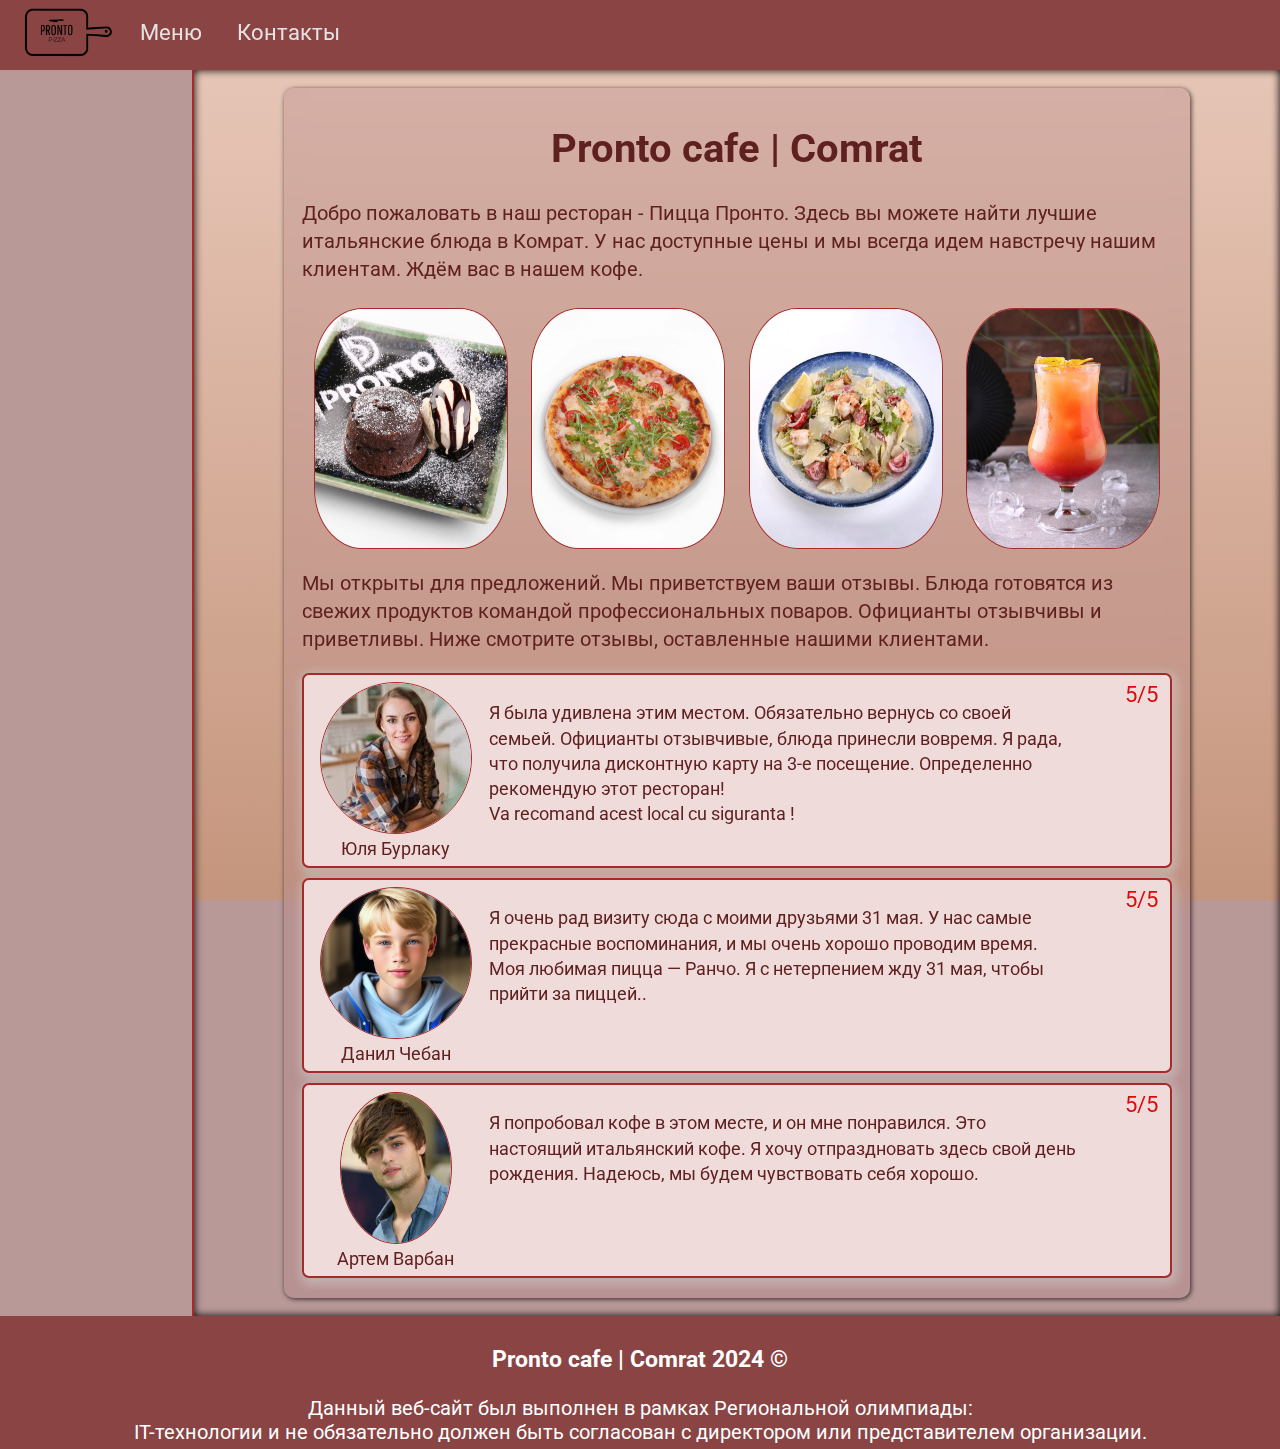
<file: index.html>
<!DOCTYPE html>
<html lang="ru">

<head>
    <title>Pronto cafe | Comrat</title>
    <meta charset="UTF-8" />
    <meta name="viewport" content="width=device-width, initial-scale=1">
    <link href="css/style.css" rel="stylesheet" />
    <link rel="preconnect" href="https://fonts.gstatic.com">
    <link href="https://fonts.googleapis.com/css2?family=Roboto&display=swap" rel="stylesheet">
    <link rel="icon" type="image/png" href="images/favicon.png">
    <link rel="stylesheet" href="https://cdnjs.cloudflare.com/ajax/libs/font-awesome/5.15.2/css/all.min.css" />
</head>

<body>
    <header>
        <div class="container-logo">
            <a href="index.html">
                <img class="img-header" src="images/logo.png" />
            </a>
        </div>
        <navbar>
            <a href="pages/menu.html">Меню</a>
            <a href="pages/contacte.html">Контакты</a>
        </navbar>
    </header>


    <div class="container">

        <aside>
            <a href="pages/pizza.html"> <i class="fas fa-pizza-slice"></i> Пицца</a>
            <a href="pages/salate.html"> <i class="fas fa-seedling"></i> Салаты</a>
            <a href="pages/paste.html"> <i class="fas fa-utensils"></i> Паста</a>
            <a href="pages/bauturi.html"> <i class="fas fa-wine-glass"></i> Напитки</a>
        </aside>

        <main>
            <div class="container-index">
                <h1 class="centered">Pronto cafe | Comrat
            
                </h1>
                <p>
                    Добро пожаловать в наш ресторан - Пицца Пронто. Здесь вы можете найти лучшие итальянские блюда в Комрат. 
                    У нас доступные цены и мы всегда идем навстречу нашим клиентам. Ждём вас в нашем кофе.
                </p>

                <div class="galerie">
                    <img class="img-galerie" alt="O imagine din galerie"
                        src=images/img1.jpg>
                    <img class="img-galerie" alt="O imagine din galerie"
                        src=images/img3.jpg>
                    <img class="img-galerie" alt="O imagine din galerie"
                        src=images/img2.jpg>
                    <img class="img-galerie" alt="O imagine din galerie"
                        src=images/img1_1.jpg>
                </div>

                <p>
                    Мы открыты для предложений. 
                    Мы приветствуем ваши отзывы. 
                    Блюда готовятся из свежих продуктов командой профессиональных поваров. 
                    Официанты отзывчивы и приветливы. 
                    Ниже смотрите отзывы, оставленные нашими клиентами.
                </p>

                <div class="recenzie">
                    <div class="row">
                        <div class="col-20 centered">
                            <img
                                src="images/julia.jpg" alt="julia">
                            <div>Юля Бурлаку</div>
                        </div>
                        <div class="col-70">
                            <p>
                                Я была удивлена этим местом. 
                                Обязательно вернусь со своей семьей. 
                                Официанты отзывчивые, блюда принесли вовремя. 
                                Я рада, что получила дисконтную карту на 3-е посещение.
                                Определенно рекомендую этот ресторан!
                                <br />
                                Va recomand acest local cu siguranta !
                            </p>
                        </div>
                        <div class="col-10">
                            <div class="nota">5/5</div>
                        </div>
                    </div>
                </div>

                <div class="recenzie">
                    <div class="row">
                        <div class="col-20 centered">
                            <img src="images/danea.jpg" alt="danea">
                            <div>Данил Чебан</div>
                        </div>
                        <div class="col-70">
                            <p>
                                Я очень рад визиту сюда с моими друзьями 31 мая. 
                                У нас самые прекрасные воспоминания, и мы очень хорошо проводим время.
                                Моя любимая пицца — Ранчо. 
                                Я с нетерпением жду 31 мая, чтобы прийти за пиццей..
                            </p>
                        </div>
                        <div class="col-10">
                            <div class="nota">5/5</div>
                        </div>
                    </div>
                </div>

                <div class="recenzie">
                    <div class="row">
                        <div class="col-20 centered">
                            <img src="images/artem_2.jpg" alt="artem">
                            <div>Артем Варбан</div>
                        </div>
                        <div class="col-70">
                            <p>
                                Я попробовал кофе в этом месте, и он мне понравился. 
                                Это настоящий итальянский кофе. 
                                Я хочу отпраздновать здесь свой день рождения. 
                                Надеюсь, мы будем чувствовать себя хорошо.
                            </p>
                        </div>
                        <div class="col-10">
                            <div class="nota">5/5</div>
                        </div>
                    </div>
                </div>
            </div>
        </main>

    </div>

    <footer>
        <h3> Pronto cafe | Comrat 2024 ©</h3>
        Данный веб-сайт был выполнен в рамках Региональной олимпиады: 
        <br />
        IT-технологии и не обязательно должен быть согласован с директором или представителем организации.
    </footer>

</body>

</html>
</file>
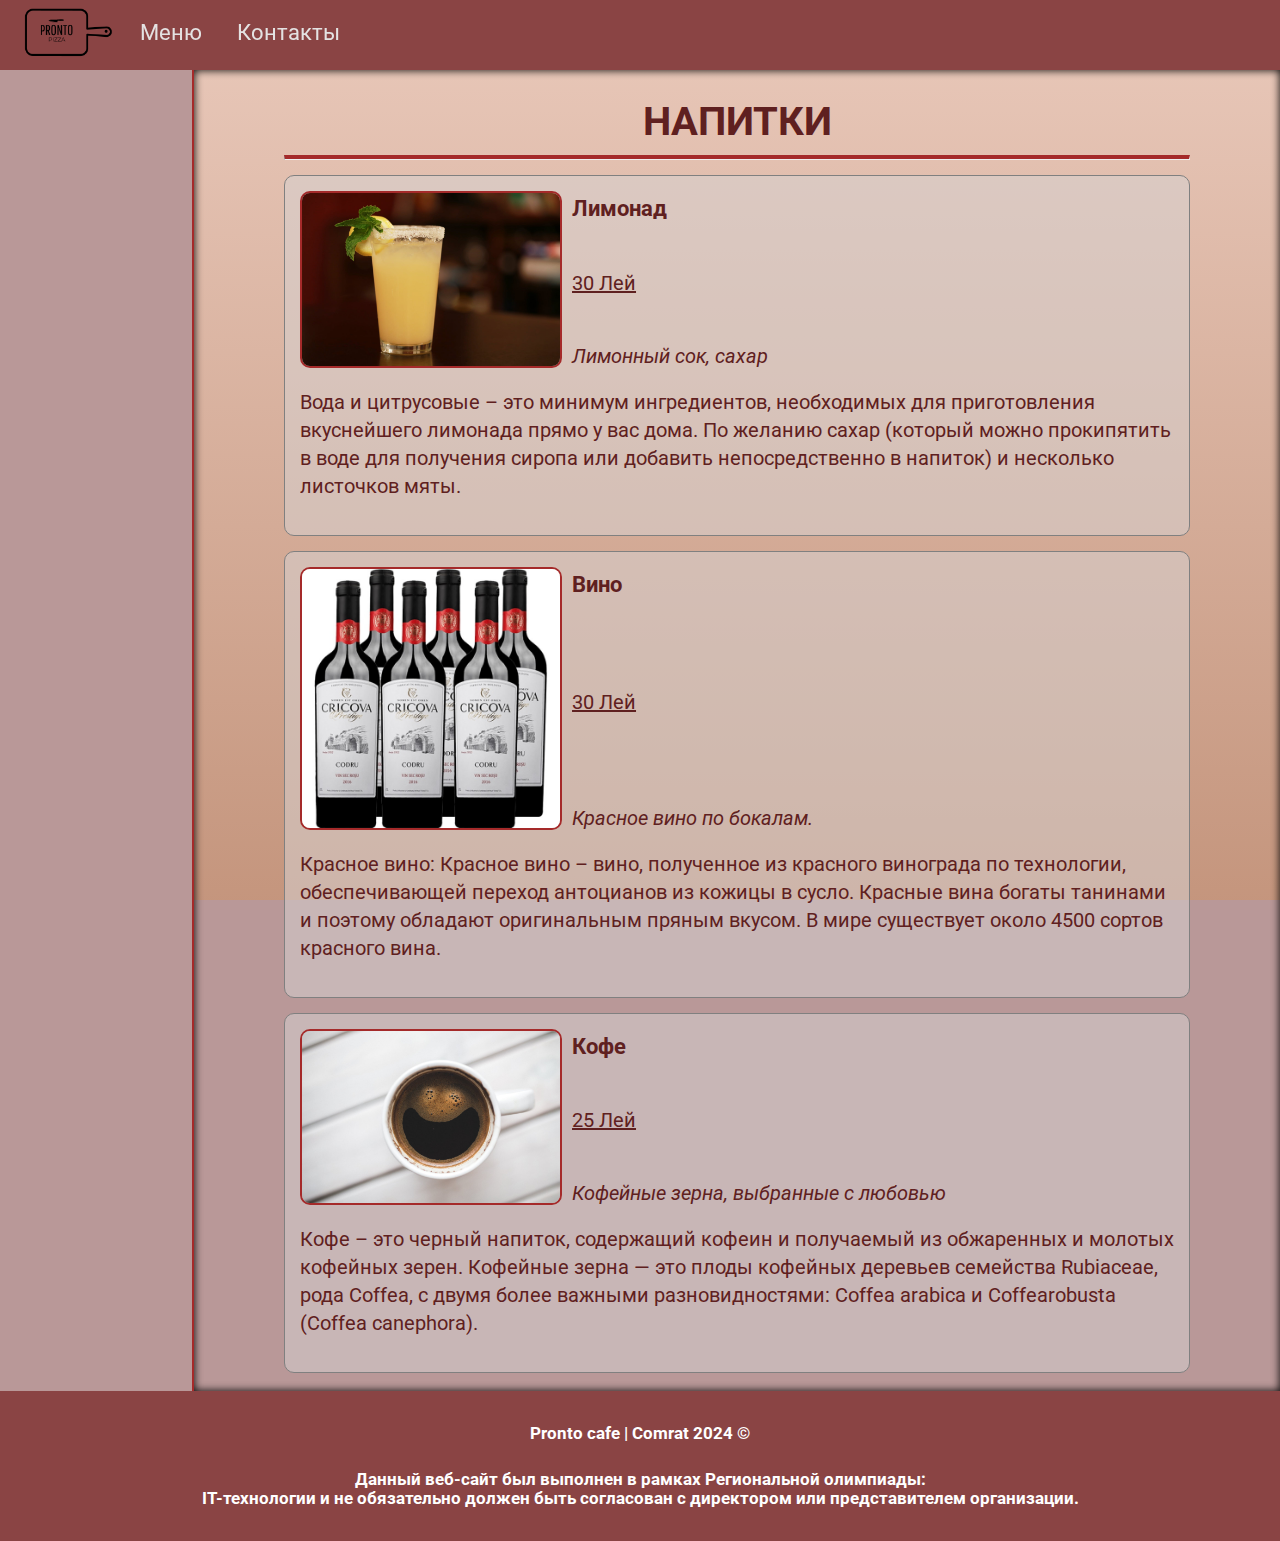
<file: pages/bauturi.html>
<!DOCTYPE html>
<html lang="ru">

<head>
    <title>Pronto cafe | Comrat</title>
    <meta charset="UTF-8" />
    <meta name="viewport" content="width=device-width, initial-scale=1">
    <link href="../css/style.css" rel="stylesheet" />
    <link rel="preconnect" href="https://fonts.gstatic.com">
    <link href="https://fonts.googleapis.com/css2?family=Roboto&display=swap" rel="stylesheet">
    <link rel="icon" type="image/png" href="../images/favicon.png">
    <link rel="stylesheet" href="https://cdnjs.cloudflare.com/ajax/libs/font-awesome/5.15.2/css/all.min.css" />
</head>

<body>
    <header>
        <div class="container-logo">
            <a href="../index.html">
                <img class="img-header" src="../images/logo.png" />
            </a>
        </div>
        <navbar>
            <a href="menu.html">Меню</a>
            <a href="contacte.html">Контакты</a>
        </navbar>
    </header>


    <div class="container">

        <aside>
            <a href="pizza.html"> <i class="fas fa-pizza-slice"></i> Пицца</a>
            <a href="salate.html"> <i class="fas fa-seedling"></i> Салаты</a>
            <a href="paste.html"> <i class="fas fa-utensils"></i>Паста</a>
            <a href="bauturi.html"> <i class="fas fa-wine-glass"></i> Напитки</a>
        </aside>

        <main>
            <h1 class="centered">НАПИТКИ</h1>
            <hr />

            <div class="produs">
                <div class="row flex">
                    <div class="col-30 flex">
                        <img class="img-produs" src="../images/limonada.jpeg" alt="Limonada" />
                    </div>
                    <div class="col-70 text-produs">
                        <div class="titlu-produs">Лимонад</div>
                        <div class="pret-produs">30 Лей</div>
                        <div class="ingrediente">Лимонный сок, сахар</div>
                        
                    </div>
                </div>
                <div class="row">
                    <div class="col-100">
                        <p>
                            Вода и цитрусовые – это минимум ингредиентов, необходимых для приготовления вкуснейшего лимонада прямо у вас дома.
                             По желанию сахар 
                            (который можно прокипятить в воде для получения сиропа или добавить непосредственно в напиток) и несколько
                             листочков мяты.
                        </p>
                    </div>
                </div>
            </div>

            <div class="produs">
                <div class="row flex">
                    <div class="col-30 flex">
                        <img class="img-produs" src="../images/vin.jpg" alt="Vin Rosu" />
                    </div>
                    <div class="col-70 text-produs">
                        <div class="titlu-produs">Вино</div>
                        <div class="pret-produs">30 Лей</div>
                        <div class="ingrediente">Красное вино по бокалам.  </div>
                       
                    </div>
                </div>
                <div class="row">
                    <div class="col-100">
                        <p>
                            Красное вино: Красное вино – вино, полученное из красного винограда по технологии, обеспечивающей переход антоцианов из
                             кожицы в сусло. Красные вина богаты танинами и поэтому обладают оригинальным пряным вкусом. 
                            
                            В мире существует около 4500 сортов красного вина.
                        </p>
                    </div>
                </div>
            </div>

            <div class="produs">
                <div class="row flex">
                    <div class="col-30 flex">
                        <img class="img-produs" src="../images/cafea.jpg" alt="Cafea" />
                    </div>
                    <div class="col-70 text-produs">
                        <div class="titlu-produs">Кофе</div>
                        <div class="pret-produs">25 Лей</div>
                        <div class="ingrediente">Кофейные зерна, выбранные с любовью
                        </div>
                        
                    </div>
                </div>
                <div class="row">
                    <div class="col-100">
                        <p>
                            Кофе – это черный напиток, содержащий кофеин и получаемый из обжаренных и молотых кофейных зерен. 
                            Кофейные зерна — это плоды кофейных деревьев семейства Rubiaceae, рода Coffea, с двумя более важными разновидностями:
                             Coffea arabica и Coffearobusta (Coffea canephora).
                        </p>
                    </div>
                </div>
            </div>


        </main>

    </div>

    <footer>
        <h5> Pronto cafe | Comrat 2024 ©</h5>
        <h5> Данный веб-сайт был выполнен в рамках Региональной олимпиады: 
            <br>
            IT-технологии и не обязательно должен быть согласован с директором или представителем организации.
        </h5>
    </footer>

</body>

</html>
</file>
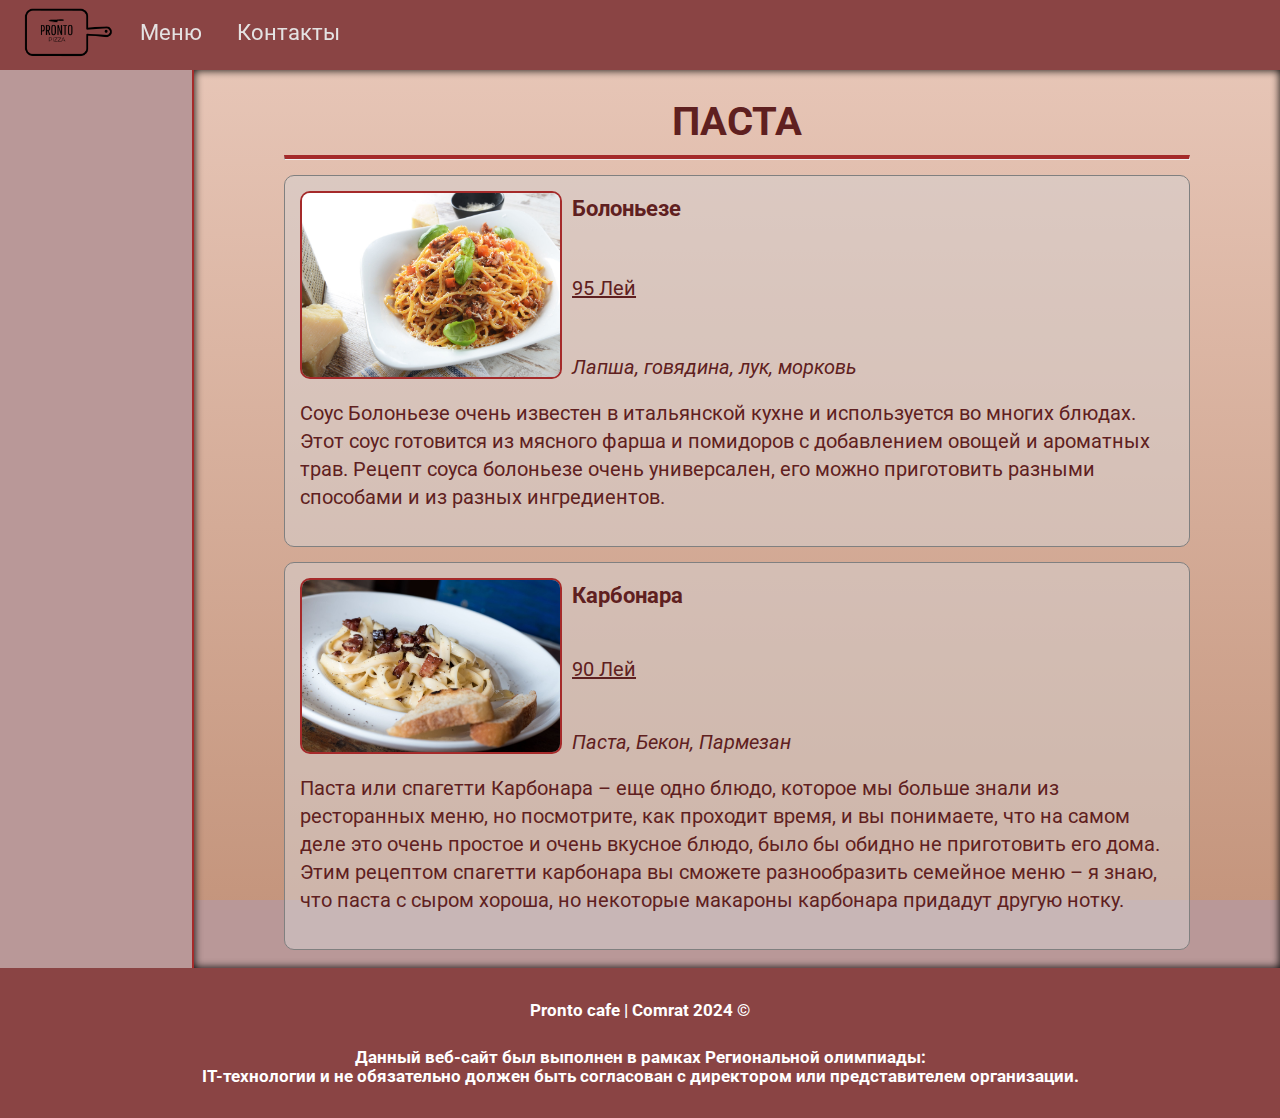
<file: pages/paste.html>
<!DOCTYPE html>
<html lang="ru">

<head>
    <title>Pronto cafe | Comrat</title>
    <meta charset="UTF-8" />
    <meta name="viewport" content="width=device-width, initial-scale=1">
    <link href="../css/style.css" rel="stylesheet" />
    <link rel="preconnect" href="https://fonts.gstatic.com">
    <link href="https://fonts.googleapis.com/css2?family=Roboto&display=swap" rel="stylesheet">
    <link rel="icon" type="image/png" href="../images/favicon.png">
    <link rel="stylesheet" href="https://cdnjs.cloudflare.com/ajax/libs/font-awesome/5.15.2/css/all.min.css" />
</head>

<body>
    <header>
        <div class="container-logo">
            <a href="../index.html">
                <img class="img-header" src="../images/logo.png" />
            </a>
        </div>
        <navbar>
            <a href="menu.html">Меню</a>
            <a href="contacte.html">Контакты</a>
        </navbar>
    </header>


    <div class="container">

        <aside>
            <a href="pizza.html"> <i class="fas fa-pizza-slice"></i> Пицца</a>
            <a href="salate.html"> <i class="fas fa-seedling"></i> Салаты</a>
            <a href="paste.html"> <i class="fas fa-utensils"></i>Паста</a>
            <a href="bauturi.html"> <i class="fas fa-wine-glass"></i> Напитки</a>
        </aside>

        <main>
            <h1 class="centered">Паста</h1>
            <hr />

            <div class="produs">
                <div class="row flex">
                    <div class="col-30 flex">
                        <img class="img-produs" src="../images/bolognese.jpg" alt="Bolognese" />
                    </div>
                    <div class="col-70 text-produs">
                        <div class="titlu-produs">Болоньезе</div>
                        <div class="pret-produs">95 Лей</div>
                        <div class="ingrediente">Лапша, говядина, лук, морковь</div>
                        
                    </div>
                </div>
                <div class="row">
                    <div class="col-100">
                        <p>
                            Соус Болоньезе очень известен в итальянской кухне и используется во многих блюдах.
                             Этот соус готовится из мясного фарша и помидоров с добавлением овощей и ароматных трав.
                             Рецепт соуса болоньезе очень универсален, его можно приготовить разными способами и из разных ингредиентов.
                        </p>
                    </div>
                </div>
            </div>

            <div class="produs">
                <div class="row flex">
                    <div class="col-30 flex">
                        <img class="img-produs" src="../images/carbonara.jpeg" alt="Carbonara" />
                    </div>
                    <div class="col-70 text-produs">
                        <div class="titlu-produs">Карбонара</div>
                        <div class="pret-produs">90 Лей</div>
                        <div class="ingrediente">Паста, Бекон, Пармезан</div>
                        
                    </div>
                </div>
                <div class="row">
                    <div class="col-100">
                        <p>
                            Паста или спагетти Карбонара – еще одно блюдо, которое мы больше знали из ресторанных меню,
                             но посмотрите, как проходит время, и вы понимаете, что на самом деле это очень простое и очень вкусное блюдо, 
                             было бы обидно не приготовить его дома. Этим рецептом спагетти карбонара 
                             вы сможете разнообразить семейное меню – я знаю, что паста с сыром хороша, 
                             но некоторые макароны карбонара придадут другую нотку.
                        </p>
                    </div>
                </div>
            </div>

        </main>

    </div>

    <footer>
        <h5> Pronto cafe | Comrat 2024 ©</h5>
        <h5> Данный веб-сайт был выполнен в рамках Региональной олимпиады: 
            <br />
            IT-технологии и не обязательно должен быть согласован с директором или представителем организации.
        </h5>
    </footer>

</body>

</html>
</file>
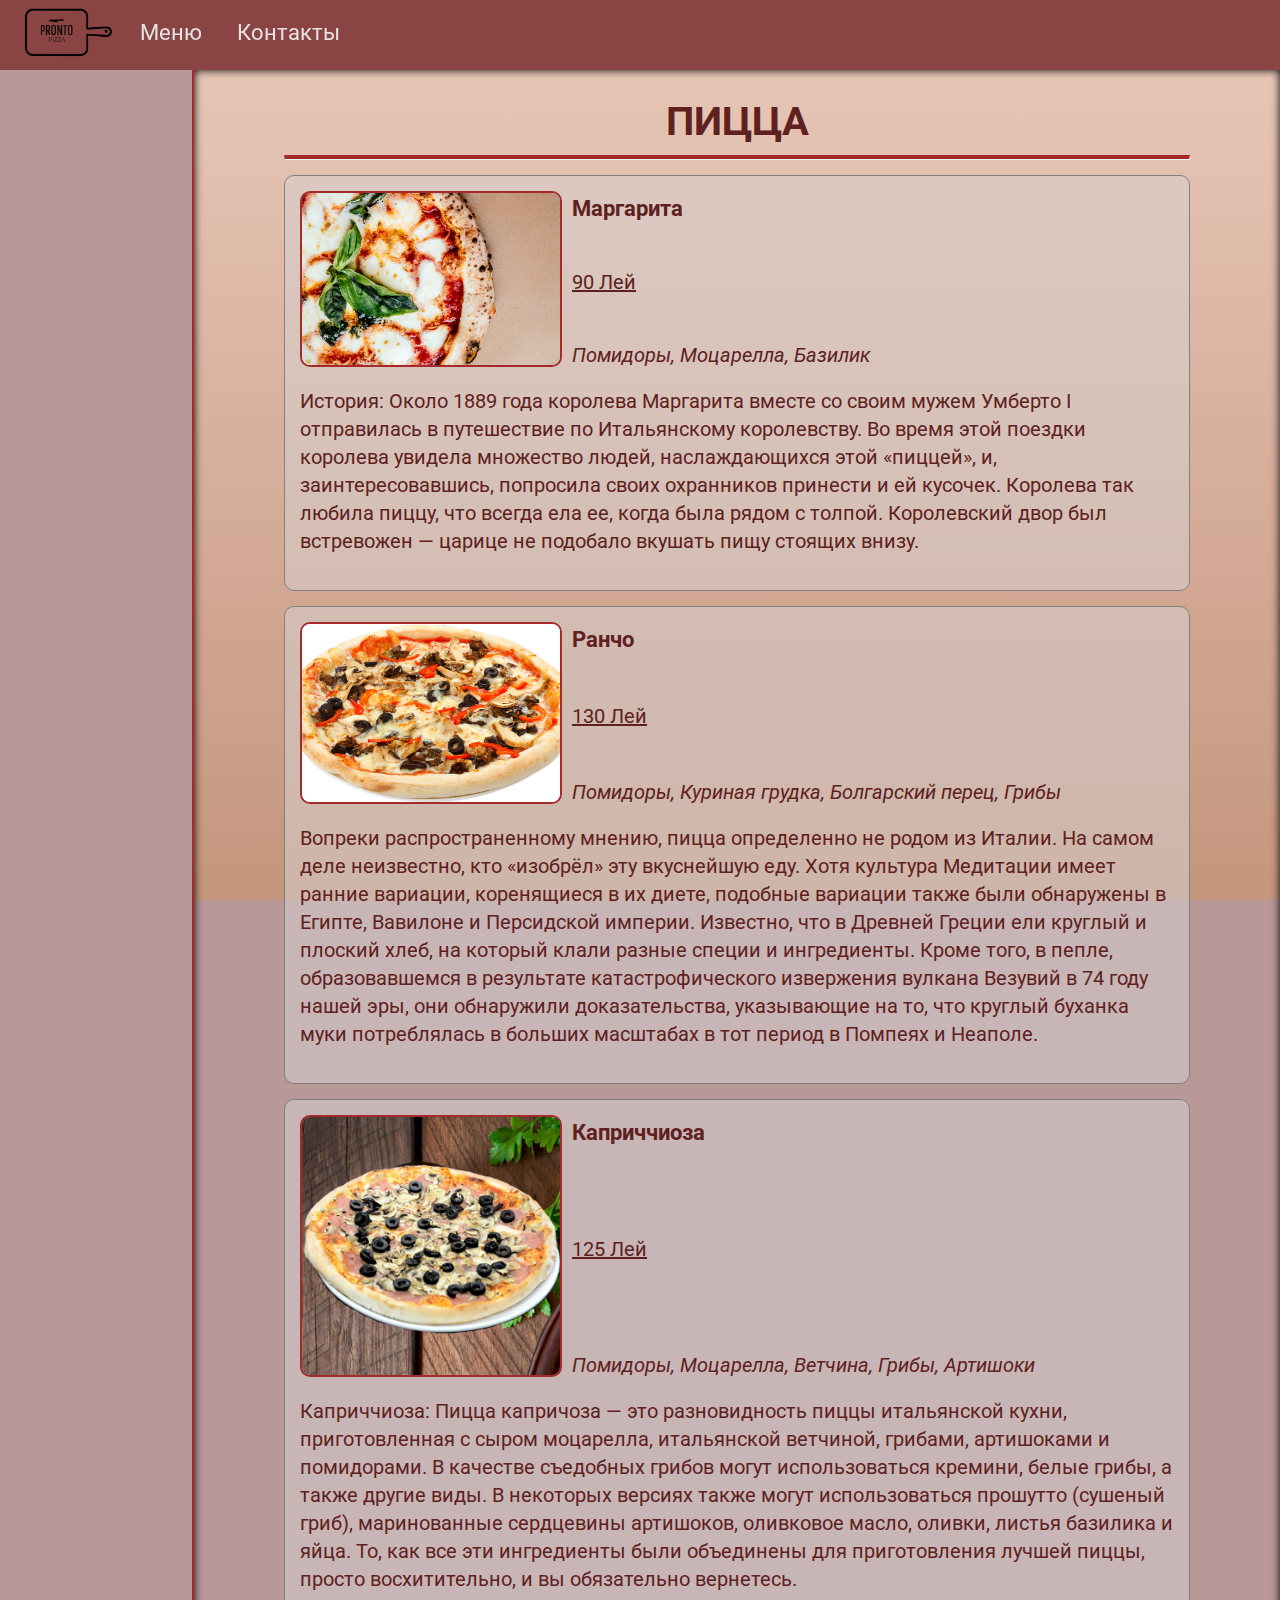
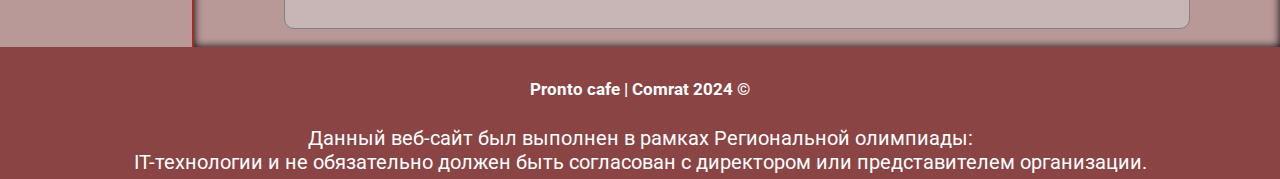
<file: pages/pizza.html>
<!DOCTYPE html>
<html>

<head>
    <title>Pizza Pronto</title>
    <meta charset="UTF-8" />
    <meta name="viewport" content="width=device-width, initial-scale=1">
    <link href="../css/style.css" rel="stylesheet" />
    <link rel="preconnect" href="https://fonts.gstatic.com">
    <link href="https://fonts.googleapis.com/css2?family=Roboto&display=swap" rel="stylesheet">
    <link rel="icon" type="image/png" href="../images/favicon.png">
    <link rel="stylesheet" href="https://cdnjs.cloudflare.com/ajax/libs/font-awesome/5.15.2/css/all.min.css" />
</head>

<body>
    <header>
        <div class="container-logo">
            <a href="../index.html">
                <img class="img-header" src="../images/logo.png" />
            </a>
        </div>
        <navbar>
            <a href="menu.html">Меню</a>
            <a href="contacte.html">Контакты</a>
        </navbar>
    </header>


    <div class="container">

        <aside>
            <a href="pizza.html"> <i class="fas fa-pizza-slice"></i> Пицца</a>
            <a href="salate.html"> <i class="fas fa-seedling"></i> Салаты</a>
            <a href="paste.html"> <i class="fas fa-utensils"></i> Пасты</a>
            <a href="bauturi.html"> <i class="fas fa-wine-glass"></i> Напитки</a>
        </aside>

        <main>
            <h1 class="centered">Пицца</h1>
            <hr />

            <div class="produs">
                <div class="row flex">
                    <div class="col-30 flex">
                        <img class="img-produs" src="../images/margarita.jpeg" alt="Margarita" />
                    </div>
                    <div class="col-70 text-produs">
                        <div class="titlu-produs">Маргарита</div>
                        <div class="pret-produs">90 Лей</div>
                        <div class="ingrediente">Помидоры, Моцарелла, Базилик</div>
                       
                    </div>
                </div>
                <div class="row">
                    <div class="col-100">
                        <p>
                            История: Около 1889 года королева Маргарита вместе со своим мужем Умберто I отправилась в путешествие по 
                            Итальянскому королевству. Во время этой поездки королева увидела множество людей, наслаждающихся этой «пиццей», и,
                             заинтересовавшись, попросила своих охранников принести и ей кусочек. Королева так любила пиццу, что всегда ела ее, когда была рядом с толпой.
                             Королевский двор был встревожен — царице не подобало вкушать пищу стоящих внизу.
                        </p>
                    </div>
                </div>
            </div>

            <div class="produs">
                <div class="row flex">
                    <div class="col-30 flex">
                        <img class="img-produs" src="../images/rancho.png" alt="Rancho" />
                    </div>
                    <div class="col-70 text-produs">
                        <div class="titlu-produs">Ранчо</div>
                        <div class="pret-produs">130 Лей</div>
                        <div class="ingrediente">Помидоры, Куриная грудка, Болгарский перец, Грибы</div>
                        
                    </div>
                </div>
                <div class="row">
                    <div class="col-100">
                        <p>
                            Вопреки распространенному мнению, пицца определенно не родом из Италии. 
                            На самом деле неизвестно, кто «изобрёл» эту вкуснейшую еду. Хотя культура Медитации имеет ранние вариации, 
                            коренящиеся в их диете, подобные вариации также были обнаружены в Египте, Вавилоне и Персидской империи. 
                            Известно, что в Древней Греции ели круглый и плоский хлеб, на который клали разные специи и ингредиенты. 
                            Кроме того, в пепле, образовавшемся в результате катастрофического извержения вулкана 
                            Везувий в 74 году нашей эры, они обнаружили доказательства, 
                            указывающие на то, что круглый буханка муки потреблялась в больших масштабах в тот период в Помпеях и Неаполе.
                        </p>
                    </div>
                </div>
            </div>

            <div class="produs">
                <div class="row flex">
                    <div class="col-30 flex">
                        <img class="img-produs" src="../images/capricciosa.jpg" alt="Capricciosa" />
                    </div>
                    <div class="col-70 text-produs">
                        <div class="titlu-produs">
                            Каприччиоза</div>
                        <div class="pret-produs">125 Лей</div>
                        <div class="ingrediente">Помидоры, Моцарелла, Ветчина, Грибы, Артишоки</div>
                        
                    </div>
                </div>
                <div class="row">
                    <div class="col-100">
                        <p>
                            Каприччиоза: Пицца капричоза — это разновидность пиццы итальянской кухни, приготовленная с сыром моцарелла,
                             итальянской ветчиной, грибами, артишоками и помидорами. В качестве съедобных грибов могут использоваться кремини,
                              белые грибы, а также другие виды. В некоторых версиях также могут использоваться прошутто (сушеный гриб), маринованные
                               сердцевины артишоков, оливковое масло, оливки, листья базилика и яйца. То, 
                            как все эти ингредиенты были объединены для приготовления лучшей пиццы, просто восхитительно, и вы обязательно вернетесь.
                        </p>
                    </div>
                </div>
            </div>


        </main>

    </div>

    <footer>
        <h5> Pronto cafe | Comrat 2024 ©</h5>
        Данный веб-сайт был выполнен в рамках Региональной олимпиады: 
                <br />
                IT-технологии и не обязательно должен быть согласован с директором или представителем организации.
    </footer>

</body>

</html>
</file>
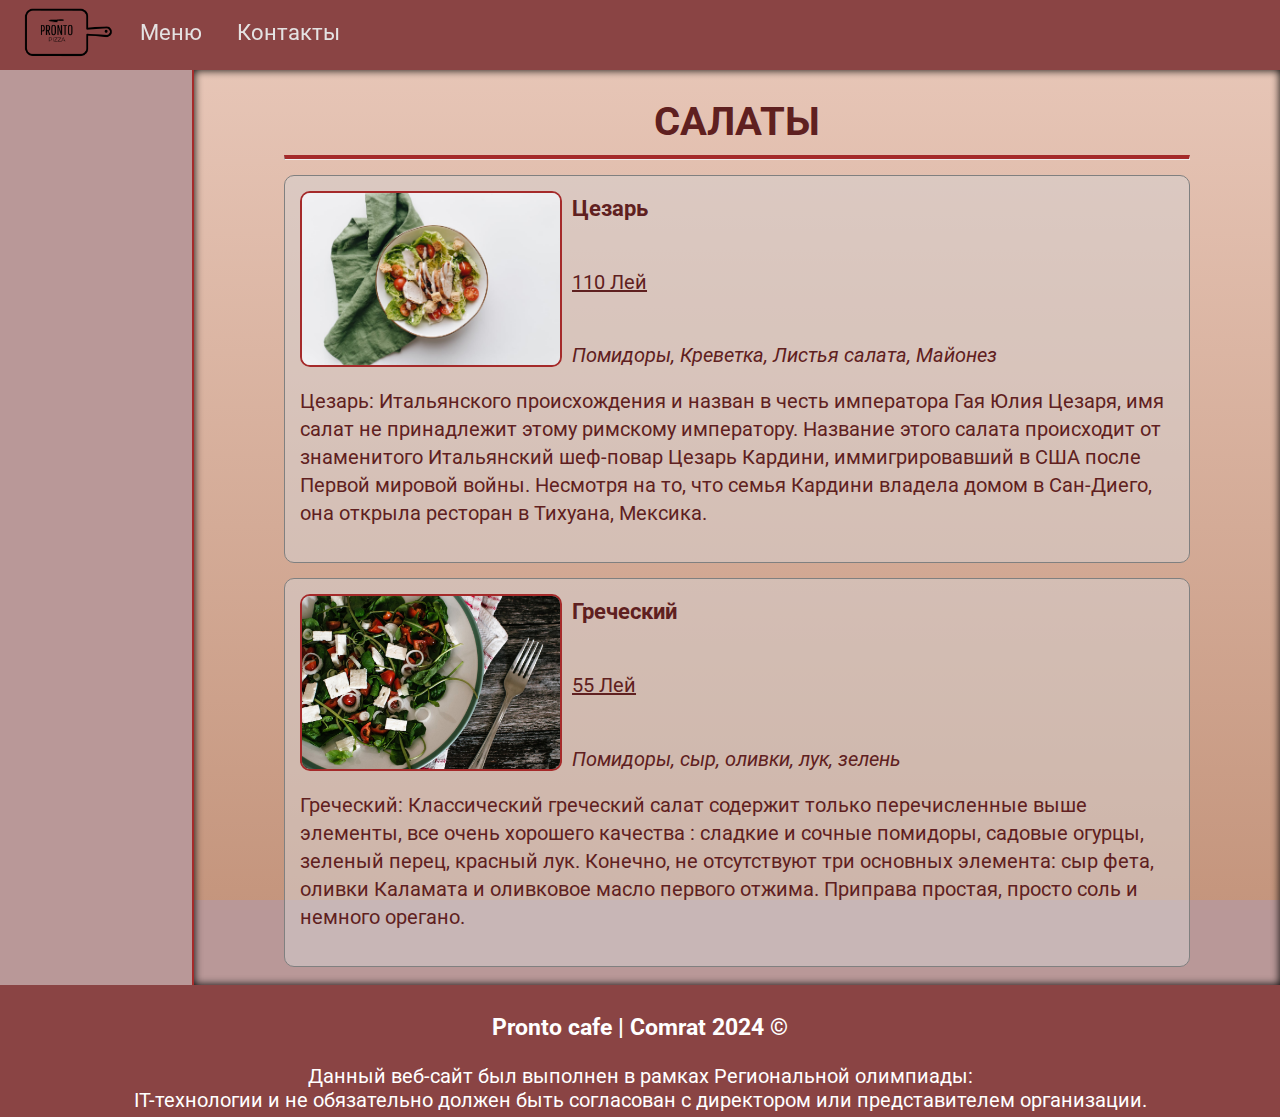
<file: pages/salate.html>
<!DOCTYPE html>
<html>

<head>
    <title>Pizza Pronto</title>
    <meta charset="UTF-8" />
    <meta name="viewport" content="width=device-width, initial-scale=1">
    <link href="../css/style.css" rel="stylesheet" />
    <link rel="preconnect" href="https://fonts.gstatic.com">
    <link href="https://fonts.googleapis.com/css2?family=Roboto&display=swap" rel="stylesheet">
    <link rel="icon" type="image/png" href="../images/favicon.png">
    <link rel="stylesheet" href="https://cdnjs.cloudflare.com/ajax/libs/font-awesome/5.15.2/css/all.min.css" />
</head>

<body>
    <header>
        <div class="container-logo">
            <a href="../index.html">
                <img class="img-header" src="../images/logo.png" />
            </a>
        </div>
        <navbar>
            <a href="menu.html">Меню</a>
            <a href="contacte.html">Контакты</a>
        </navbar>
    </header>


    <div class="container">

        <aside>
            <a href="pizza.html"> <i class="fas fa-pizza-slice"></i> Пицца</a>
            <a href="salate.html"> <i class="fas fa-seedling"></i> Салаты</a>
            <a href="paste.html"> <i class="fas fa-utensils"></i>Паста</a>
            <a href="bauturi.html"> <i class="fas fa-wine-glass"></i> Напитки</a>
        </aside>

        <main>
            <h1 class="centered">Салаты</h1>
            <hr />

            <div class="produs">
                <div class="row flex">
                    <div class="col-30 flex">
                        <img class="img-produs" src="../images/caesar.jpeg" alt="Caesar" />
                    </div>
                    <div class="col-70 text-produs">
                        <div class="titlu-produs">Цезарь</div>
                        <div class="pret-produs">110 Лей</div>
                        <div class="ingrediente">Помидоры, Креветка, Листья салата, Майонез</div>
                        
                    </div>
                </div>
                <div class="row">
                    <div class="col-100">
                        <p>
                            Цезарь: Итальянского происхождения и назван в честь императора Гая Юлия Цезаря, имя
                            салат не принадлежит этому римскому императору. Название этого салата происходит от знаменитого
                            Итальянский шеф-повар Цезарь Кардини, иммигрировавший в США после Первой мировой войны.
                            Несмотря на то, что семья Кардини владела домом в Сан-Диего, она открыла ресторан в
                            Тихуана, Мексика.
                        </p>
                    </div>
                </div>
            </div>

            <div class="produs">
                <div class="row flex">
                    <div class="col-30 flex">
                        <img class="img-produs" src="../images/greceasca.jpeg" alt="Salata Greceasca" />
                    </div>
                    <div class="col-70 text-produs">
                        <div class="titlu-produs">Греческий</div>
                        <div class="pret-produs">55 Лей</div>
                        <div class="ingrediente">Помидоры, сыр, оливки, лук, зелень</div>
                        
                    </div>
                </div>
                <div class="row">
                    <div class="col-100">
                        <p>
                            Греческий: Классический греческий салат содержит только перечисленные выше элементы, все очень хорошего качества
                            : сладкие и сочные помидоры, садовые огурцы, зеленый перец, красный лук. Конечно, 
                            не отсутствуют три основных элемента: сыр фета, оливки Каламата и оливковое масло первого отжима. Приправа простая,
                             просто соль и немного орегано.
                        </p>
                    </div>
                </div>
            </div>

        </main>

    </div>

    <footer>
        <h3> Pronto cafe | Comrat 2024 ©</h3>
        Данный веб-сайт был выполнен в рамках Региональной олимпиады: 
                <br />
                IT-технологии и не обязательно должен быть согласован с директором или представителем организации.
    </footer>

</body>

</html>
</file>
<file: css/style.css>
* {
    -webkit-tap-highlight-color: transparent;
}

body {
    margin: 0;
    font-size: 20px;
    font-family: "Roboto", sans-serif;
    background-color: rgba(160, 114, 114, 0.733);
    color: rgb(95, 32, 32);
}

hr {
    border-top: 4px solid brown;
}

header {
    background-color: rgb(138, 68, 68);
    min-height: 50px;
    animation: header-anim 0.45s linear;
    will-change: transform;
}

navbar a {
    font-size: 22px;
    color: rgb(228, 226, 226);
    text-decoration: none;
    padding: 20px 15px;
    display: inline-block;
    vertical-align: top;
}

navbar a:hover {
    font-weight: bold;
    color: white;
}

.active {
    font-weight: bold;
    color: rgb(243, 211, 194);
}

aside {
    box-sizing: border-box;
    min-height: 95vh;
    width: 10%;
    float: left;
    animation: aside-anim 0.35s 0.1s forwards linear;
    will-change: transform;
    visibility: hidden;
}

main {
    box-sizing: border-box;
    background: linear-gradient( rgba(243, 211, 194, 0.837), rgba(199, 149, 120, 0.837) ), no-repeat url("https://images.pexels.com/photos/842519/pexels-photo-842519.jpeg?auto=compress&cs=tinysrgb&dpr=2&h=750&w=1260");
    background-size:cover;
    min-height: 95vh;
    width: 90%;
    float: left;
    padding: 18px 7%;
    border-left: 2px solid brown;
    box-shadow: inset 0px 0px 8px black;
    background-attachment: fixed;
}

aside a {
    display: block;
    text-align: center;
    color: rgb(238, 237, 237);
    font-size: 22px;
    text-decoration: none;
    background-color: rgba(138, 68, 68, 0.85);
    padding: 25px 10px;
    
}

aside a:hover {
    background-color: rgba(138, 68, 68, 0.85) !important;
    filter: contrast(160%);
}

aside a:nth-child(2n - 1) {
    background-color: rgba(138, 68, 68, 0.65);
}

aside a .fas {
    color: #e4ccac;
    font-size: 18px;
}

footer {
    background-color: rgb(138, 68, 68);
    min-height: 60px;
    color: white;
    text-align: center;
    padding: 5px;
}

::-webkit-scrollbar {
    width: 12px;
}

::-webkit-scrollbar-thumb {
    background-color: rgb(180, 106, 106);
    border-radius: 5px;
}

::-webkit-scrollbar-thumb:hover {
    background-color: rgba(194, 109, 109, 0.5);
}

p {
    line-height: 140%;
}

main > h1 {
    text-transform: uppercase;
    margin-top: 10px;
    margin-bottom: 10px;
}

img {
    max-width: 100%;
}

.img-pizza {
    max-height: 50vh;
}

.container {
    overflow: auto;
}

.row {
    overflow: auto;
}

[class*="col-"] {
    box-sizing: border-box;
    float: left;
}

.col-10 { width: 10%; }
.col-20 { width: 20%; }
.col-30 { width: 30%; }
.col-33 { width: 33.333%; }
.col-40 { width: 40%; }
.col-50 { width: 50%; }
.col-60 { width: 60%; }
.col-70 { width: 70%; }
.col-80 { width: 80%; }
.col-90 { width: 90%; }
.col-100 { width: 100%; }

.container-index {
    padding: 10px 2%;
    border-radius: 10px;
    background-color: rgba(180, 136, 136, 0.35);
    backdrop-filter: blur(10px);
    box-shadow: 1px 1px 5px rgba(0, 0, 0, 0.75);
}

.recenzie {
    min-height: 75px;
    margin: 10px 0px;
    background-color: rgb(240, 219, 219);
    border-radius: 7px;
    padding: 7px;
    font-size: 18px;
    border: 2px solid brown;
    box-shadow: 2px 3px 10px 4px rgba(211, 211, 211, 0.466);
}

.recenzie img {
    border-radius: 50%;
    max-height: 150px;
    border: 1px solid brown;
}

.centered {
    text-align: center;
}

.nota {
    font-size: 22px;
    text-align: right;
    padding-right: 5px;
    color: rgb(219, 11, 11);
}

.galerie {
    display: flex;
    justify-content: space-around;
    flex-wrap: wrap;
}

.img-galerie {
    max-width: 15vw;
    border-radius: 25%;
    border: 1px solid brown;
    margin-top: 5px;
}

.recenzie p {
    margin-left: 8px;
}

.container-logo {
    height: 65px;
    width: 120px;
    display: inline-block;
    overflow: hidden;
}

.img-header {
    margin-top: -28px;
}

.compartiment {
    min-height: 250px;
    background-color: rgba(138, 68, 68, 0.35);
    display: flex;
    margin: 10px 5%;
    backdrop-filter: blur(10px);
    border-radius: 15px;
    box-shadow: 1px 1px 5px rgba(0, 0, 0, 0.76);
    align-items: center;
    color: white !important;
    text-decoration: none;
    border: 2px solid transparent;
    padding: 5px 0px;
}

.compartiment:hover {
    border: 2px solid brown;
    color: brown !important;
}

.compartiment img {
    max-width: 50%;
    margin-left: 15px;
    border-radius: 25%;
    border: 2px solid brown;
}

.compartiment:hover img {
    animation: rotire 0.5s;
}

.compartiment span {
    font-size: 36px;
    margin-left: 5%;
    text-transform: uppercase;
}

.produs {
    padding: 15px;
    border-radius: 10px;
    background-color: #d5d1d187;
    border: 1px solid gray;
    margin-top: 15px;
}

.img-produs {
    border-radius: 10px;
    max-height: 280px;
    margin: auto;
    display: block;
    border: 2px solid brown;
    box-sizing: border-box;
}

.flex {
    display: flex;
}

.text-produs {
    padding: 0px 10px;
    display: flex;
    flex-direction: column;
    align-items: flex-start;
    justify-content: space-between;
}

.text-produs div {
    margin-top: 5px;
}

.titlu-produs {
    font-weight: bold;
    font-size: 22px;
}

.pret-produs {
    text-decoration: underline;
}

.ingrediente {
    font-style: italic;
}

.btn-comanda {
    padding: 10px;
    border: 2px solid brown;
    border-radius: 10px;
    display: inline-block;
    margin-top: 10px !important;
    cursor: pointer;
    background-color: #c7626255;
}

.btn-comanda:hover {
    background-color: unset;
}

.container-contacte {
    min-height: 250px;
    background-color: rgba(141, 98, 98, 0.35);
    backdrop-filter: blur(8px);
    border-radius: 10px;
    box-shadow: 1px 1px 5px rgba(0, 0, 0, 0.75);
    padding: 15px 10px;
}

.forma-contact {
    padding: 0 10px;
}

.forma-contact input, .forma-contact textarea {
    width: 100%;
    padding: 5px;
    margin-top: 7px;
    font-size: 18px;
    background-color: rgba(228, 195, 195, 0.5);
    border: 1px solid lightgray;
    border-radius: 5px;
    outline: none;
    color: inherit;
    font-family: inherit;
    resize: none;
    box-sizing: border-box;
}

.forma-contact input:focus, .forma-contact textarea:focus {
    border: 1px solid brown;
}

.forma-contact input::placeholder, .forma-contact textarea::placeholder {
    text-decoration: underline;
    color: rgba(70, 70, 70, 0.85);
}

#transmite:hover {
    cursor: pointer;
    border: 1px solid brown;
    background-color: rgba(227, 222, 222, 0.55);
}

.telefoane-contact, .adrese-contact {
    padding: 5px;
}

.adrese-contact {
    margin-bottom: 15px;
}

.telefoane-contact a {
    color: inherit !important;
}


.content {
    width: 500px;
    border: 1px solid white;
    font-family: "Times", serif;
    }
  .title{
    width: 500px;
    height: 50px;
    background: DimGrey;
    text-align:center;
    color: white;
    padding: 8px 20px 20px;
  }
  .bottom{
    width: 500px;
    height: 40px;
    background: DimGrey;
    padding: 15px 20px 10px;
  }
  .fio::after,.email::after,.goods::after,.date::after, .number::after{
    content:"*";
    color:red;
  }
  .bottom1,.bottom2{
     background: SteelGray;
     font-size: 10pt;
     border-radius: 5px;
     border: 1px solid SteelGray;
     padding: 10px 10px;
     width: 100px;
    font-weight:bold;
     }
  .guest {
    width: 380px;
    height: 30px;
    border: 1px solid LightGrey;
  }



@keyframes aside-anim {
    0% { transform: translateX(-100%); }
    100% { transform: translateX(0%); visibility: visible; }
}

@keyframes header-anim {
    0% { transform: translateY(-100%); }
    100% { transform: translateY(0%); }
}

@keyframes rotire {
    0% { transform: rotate(-3deg); }
    100% { transform: rotate(0deg); }
}

/*медиазапросы (media queries) !!!*/
/*Среднее значение с более высокими значениями находится выше !!!*/

@media (max-width:1300px) {
    aside {
        width: 15%;
    }
    main {
        width: 85%;
    }
    .compartiment span {
        font-size: 26px;
    }
}


@media (max-width:1000px) {
    aside {
        width: 20%;
    }
    main {
        width: 80%;
    }
    .compartiment span {
        font-size: 21px;
    }
}

@media (max-width: 770px) {
    aside {
        display: none;
    }
    main {
        width: 100%;
        border-left: unset;
        padding: 10px 3%;
    }
    navbar a {
        padding: 20px 10px;
    }
    [class^="col-"] {
        width: 100%;
    }
    .img-galerie {
        max-width: 40vw;
    }
    .compartiment span {
        font-size: 23px;
    }
}
</file>
